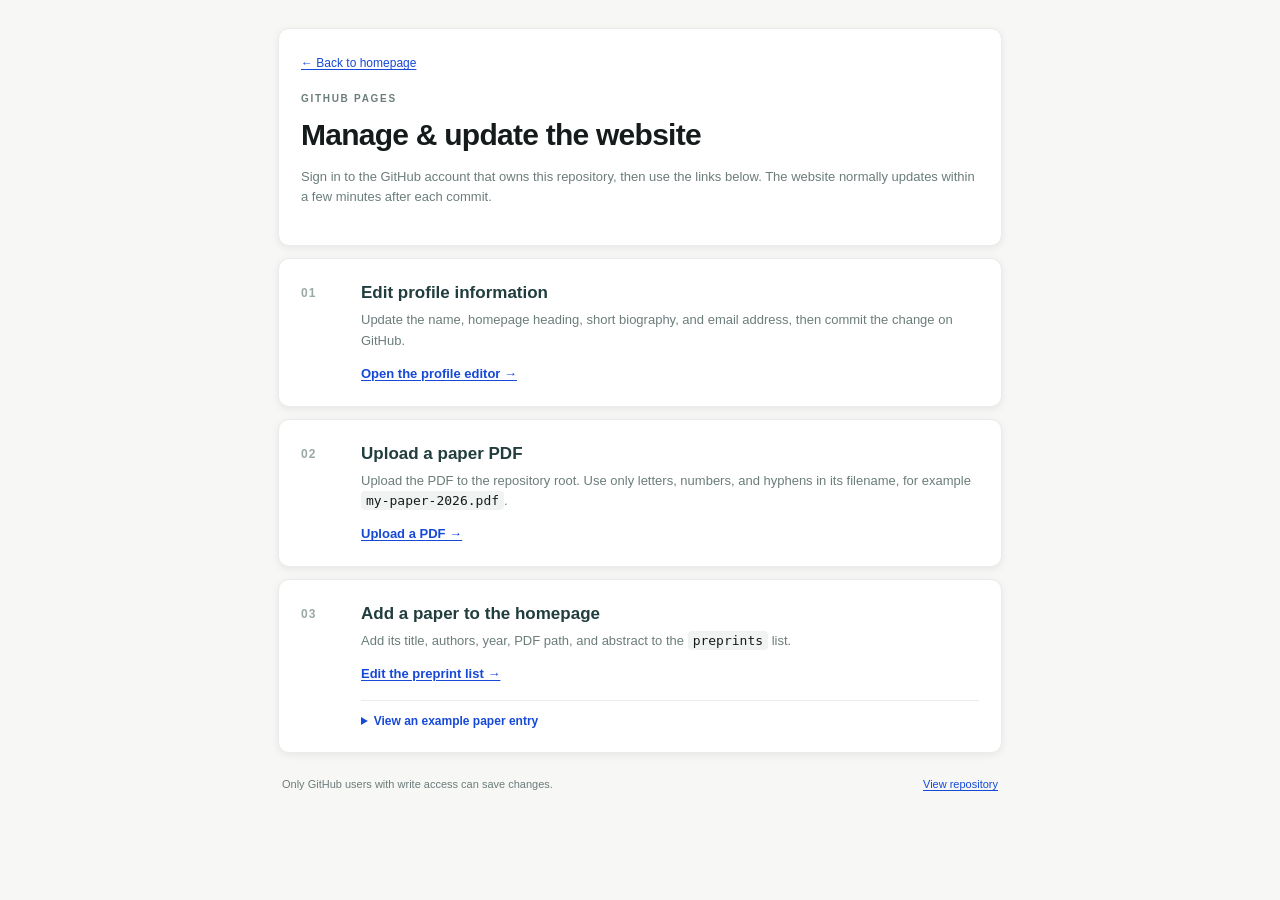
<file: manage.html>
<!doctype html>
<html lang="en">
<head>
  <meta charset="utf-8">
  <meta name="viewport" content="width=device-width, initial-scale=1">
  <meta name="robots" content="noindex">
  <title>Manage &amp; Update — Jiawei Yang</title>
  <link rel="icon" href="/favicon.ico">
  <link rel="stylesheet" href="/academic.css">
</head>
<body>
  <main class="academic-page management-page">
    <header class="profile-card management-header">
      <a class="back-link" href="/">← Back to homepage</a>
      <p class="site-kicker">GITHUB PAGES</p>
      <h1>Manage &amp; update the website</h1>
      <p>Sign in to the GitHub account that owns this repository, then use the links below. The website normally updates within a few minutes after each commit.</p>
    </header>

    <section class="profile-card management-step">
      <span class="step-number">01</span>
      <div>
        <h2>Edit profile information</h2>
        <p>Update the name, homepage heading, short biography, and email address, then commit the change on GitHub.</p>
        <a class="action-link" href="https://github.com/yjw05/yjw05.github.io/edit/main/profile.json" target="_blank" rel="noreferrer">Open the profile editor →</a>
      </div>
    </section>

    <section class="profile-card management-step">
      <span class="step-number">02</span>
      <div>
        <h2>Upload a paper PDF</h2>
        <p>Upload the PDF to the repository root. Use only letters, numbers, and hyphens in its filename, for example <code>my-paper-2026.pdf</code>.</p>
        <a class="action-link" href="https://github.com/yjw05/yjw05.github.io/upload/main" target="_blank" rel="noreferrer">Upload a PDF →</a>
      </div>
    </section>

    <section class="profile-card management-step">
      <span class="step-number">03</span>
      <div>
        <h2>Add a paper to the homepage</h2>
        <p>Add its title, authors, year, PDF path, and abstract to the <code>preprints</code> list.</p>
        <a class="action-link" href="https://github.com/yjw05/yjw05.github.io/edit/main/papers.json" target="_blank" rel="noreferrer">Edit the preprint list →</a>
        <details>
          <summary>View an example paper entry</summary>
          <pre><code>{
  "title": "Full paper title",
  "authors": "Jiawei Yang, A. Collaborator",
  "year": "2026",
  "venue": "Preprint",
  "pages": "11 pages",
  "pdf": "/my-paper-2026.pdf",
  "url": "https://arxiv.org/abs/xxxx.xxxxx",
  "note": "",
  "abstract": "Paper abstract"
}</code></pre>
        </details>
      </div>
    </section>

    <footer class="page-footer">
      <span>Only GitHub users with write access can save changes.</span>
      <a href="https://github.com/yjw05/yjw05.github.io" target="_blank" rel="noreferrer">View repository</a>
    </footer>
  </main>
</body>
</html>
</file>
<file: academic.css>
:root {
  --page: #f7f7f5;
  --card: #ffffff;
  --ink: #213d3d;
  --heading: #151b1b;
  --muted: #6b7d7b;
  --link: #1649d8;
  --line: #e8ecea;
}

* {
  box-sizing: border-box;
}

html {
  background: var(--page);
}

body {
  background: var(--page);
  color: var(--ink);
  font-family: Arial, Helvetica, "PingFang SC", "Microsoft YaHei", sans-serif;
  margin: 0;
}

a {
  color: var(--link);
  text-decoration: underline;
  text-underline-offset: 2px;
}

a:hover {
  color: #0d2f9a;
}

.academic-page {
  margin: 0 auto;
  max-width: 760px;
  padding: 28px 18px 52px;
}

.profile-card {
  background: var(--card);
  border: 1px solid var(--line);
  border-radius: 11px;
  box-shadow: 0 2px 9px rgba(20, 45, 43, 0.07);
  margin-bottom: 12px;
  padding: 24px 22px;
}

.intro-card {
  padding-bottom: 28px;
  padding-top: 30px;
  text-align: center;
}

.site-kicker {
  color: var(--muted);
  font-size: 10px;
  font-weight: 700;
  letter-spacing: 0.17em;
  margin: 0 0 12px;
}

h1 {
  color: var(--heading);
  font-size: clamp(22px, 4vw, 30px);
  letter-spacing: -0.025em;
  line-height: 1.25;
  margin: 0;
}

.headline-subtitle {
  font-size: 17px;
  font-weight: 700;
  margin: 14px 0 0;
}

h2 {
  color: var(--ink);
  font-size: 17px;
  margin: 0 0 15px;
}

ul {
  margin: 0;
  padding-left: 19px;
}

li {
  font-size: 14px;
  line-height: 1.48;
  margin: 3px 0;
}

.paper-section {
  padding-bottom: 27px;
  padding-top: 27px;
}

.paper-list li {
  margin-bottom: 13px;
}

.paper-list li:last-child {
  margin-bottom: 0;
}

.paper-title,
.paper-authors,
.paper-meta {
  display: block;
}

.paper-title {
  color: var(--heading);
  font-weight: 650;
}

a.paper-title {
  text-decoration-color: #b8c4c2;
  text-decoration-thickness: 1px;
}

a.paper-title:hover {
  color: var(--link);
}

.paper-authors {
  margin-top: 2px;
}

.paper-meta {
  color: var(--muted);
  font-size: 13px;
}

.paper-abstract {
  color: var(--ink);
  font-size: 13px;
  line-height: 1.6;
  margin: 10px 0 0;
  max-width: 68ch;
}

.paper-abstract-details {
  border-top: 0;
  margin-top: 10px;
  padding-top: 0;
}

.paper-abstract-details summary {
  display: list-item;
  font-size: 13px;
  width: max-content;
}

.empty-state {
  color: var(--muted);
  font-size: 13px;
  line-height: 1.55;
  margin: 0;
}

.page-footer {
  color: var(--muted);
  display: flex;
  font-size: 11px;
  justify-content: space-between;
  padding: 13px 4px 0;
}

.page-footer nav {
  display: flex;
  gap: 6px;
}

.article-page {
  max-width: 820px;
}

.article-header {
  padding-bottom: 28px;
  padding-top: 28px;
}

.article-header h1 {
  font-size: clamp(25px, 5vw, 36px);
  line-height: 1.17;
  max-width: 22ch;
}

.article-byline {
  color: var(--heading);
  font-size: 16px;
  font-weight: 700;
  margin: 18px 0 5px;
}

.article-meta {
  color: var(--muted);
  font-size: 13px;
  margin: 0;
}

.article-actions {
  display: flex;
  flex-wrap: wrap;
  gap: 9px;
  margin-top: 20px;
}

.article-actions a {
  border: 1px solid #ccd6d4;
  border-radius: 6px;
  font-size: 13px;
  font-weight: 700;
  padding: 8px 11px;
  text-decoration: none;
}

.article-actions a:hover {
  background: #f1f4f3;
}

.article-card h2 {
  margin-bottom: 11px;
}

.article-card p {
  font-size: 15px;
  line-height: 1.72;
  margin: 0;
  max-width: 72ch;
}

.topic-list {
  display: flex;
  flex-wrap: wrap;
  gap: 7px;
  list-style: none;
  padding: 0;
}

.topic-list li {
  background: #f0f3f2;
  border-radius: 999px;
  color: var(--ink);
  font-size: 12px;
  margin: 0;
  padding: 5px 9px;
}

.article-note {
  color: var(--muted);
  font-size: 12px;
  margin-top: 15px;
}

.management-header p:last-child,
.management-step p {
  color: var(--muted);
  font-size: 13px;
  line-height: 1.6;
}

.management-header .site-kicker {
  margin-top: 22px;
}

.back-link {
  font-size: 12px;
}

.management-step {
  display: grid;
  gap: 18px;
  grid-template-columns: 42px minmax(0, 1fr);
}

.management-step h2 {
  margin-bottom: 7px;
}

.management-step p {
  margin: 0 0 12px;
}

.step-number {
  color: #9aaaa7;
  font-size: 12px;
  font-weight: 700;
  letter-spacing: 0.08em;
  padding-top: 3px;
}

.action-link {
  font-size: 13px;
  font-weight: 700;
}

code {
  background: #f0f3f2;
  border-radius: 4px;
  color: var(--heading);
  padding: 2px 5px;
}

details {
  border-top: 1px solid var(--line);
  margin-top: 18px;
  padding-top: 13px;
}

summary {
  color: var(--link);
  cursor: pointer;
  font-size: 12px;
  font-weight: 700;
}

pre {
  background: #f4f6f5;
  border: 1px solid var(--line);
  border-radius: 7px;
  font-size: 12px;
  line-height: 1.55;
  margin: 12px 0 0;
  overflow-x: auto;
  padding: 13px;
}

pre code {
  background: transparent;
  padding: 0;
}

mjx-container[display="true"] {
  max-width: 100%;
  overflow-x: auto;
  overflow-y: hidden;
}

:focus-visible {
  outline: 3px solid rgba(22, 73, 216, 0.25);
  outline-offset: 3px;
}

@media (max-width: 560px) {
  .academic-page {
    padding: 12px 9px 35px;
  }

  .profile-card {
    border-radius: 8px;
    padding: 21px 16px;
  }

  .intro-card {
    padding-bottom: 24px;
    padding-top: 25px;
  }

  li {
    font-size: 13px;
  }

  .page-footer {
    align-items: flex-start;
    flex-direction: column;
    gap: 7px;
  }

  .management-step {
    gap: 10px;
    grid-template-columns: 1fr;
  }
}
</file>
